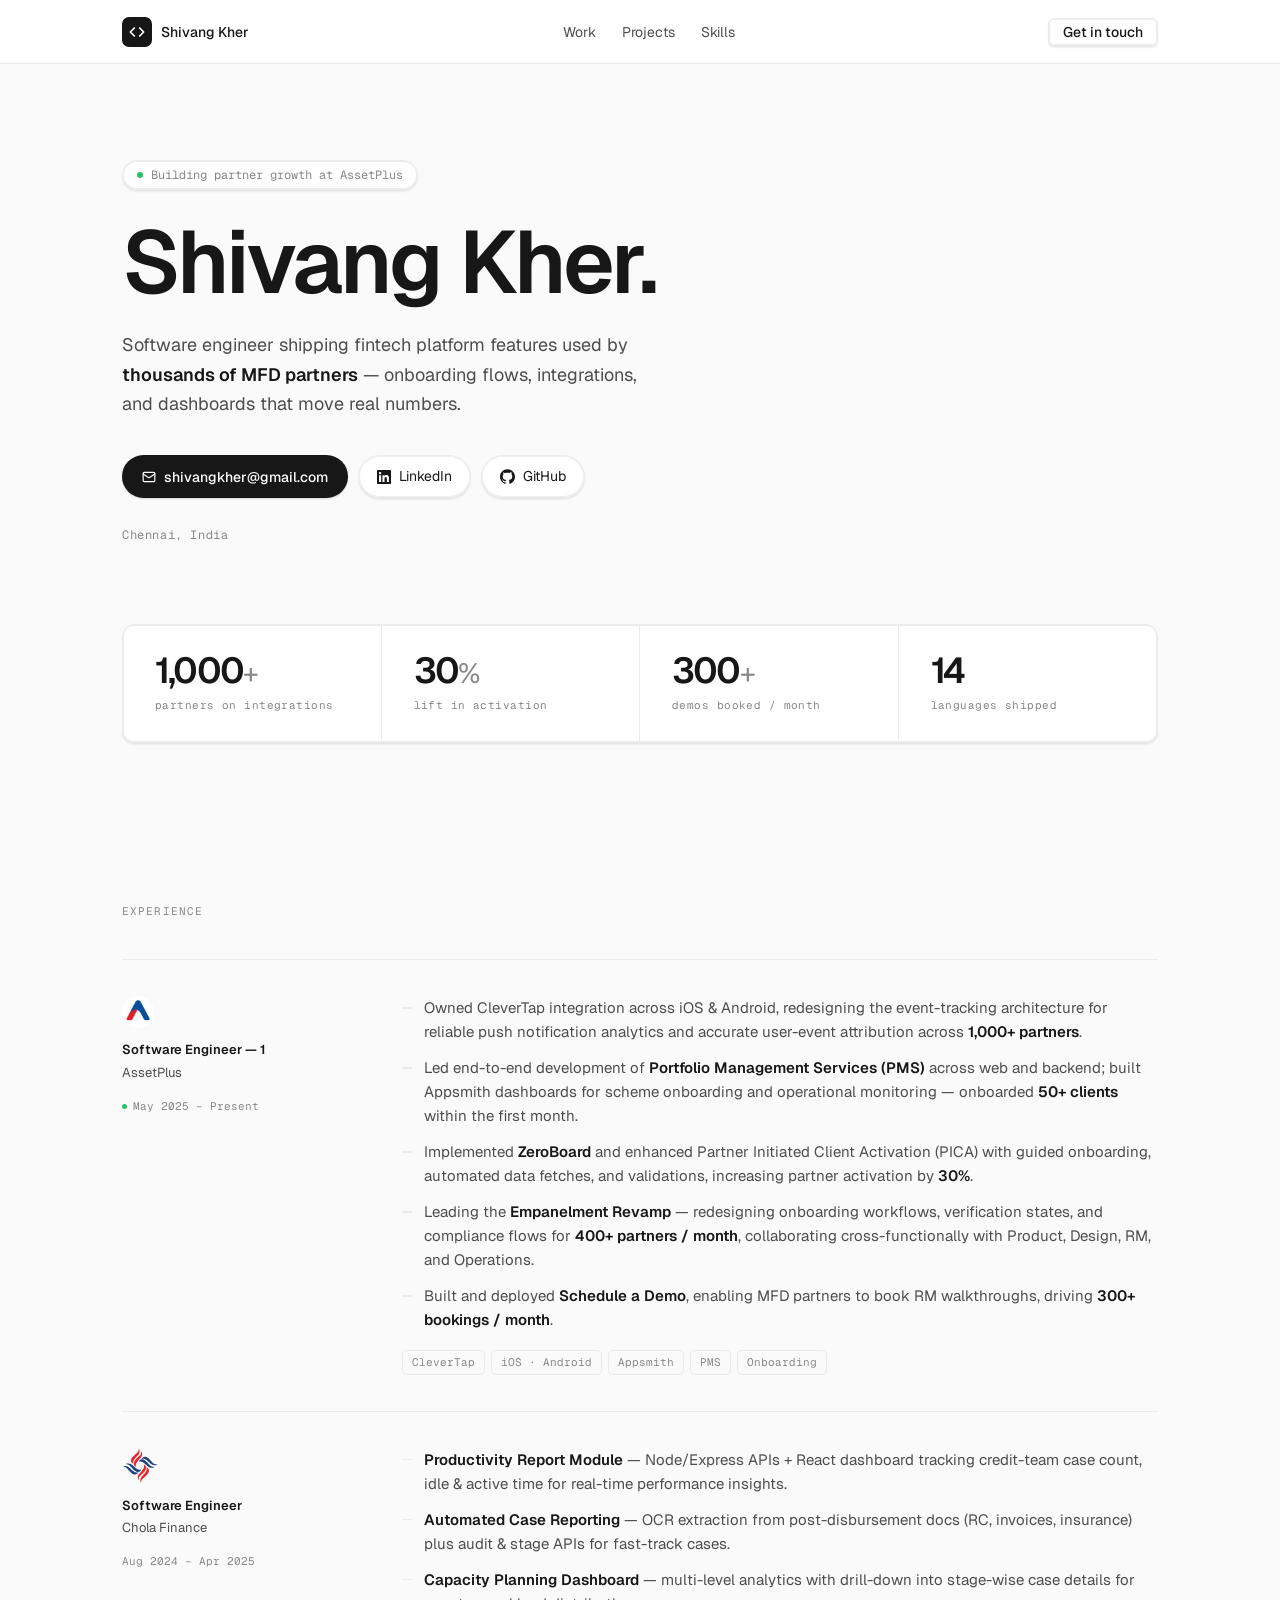
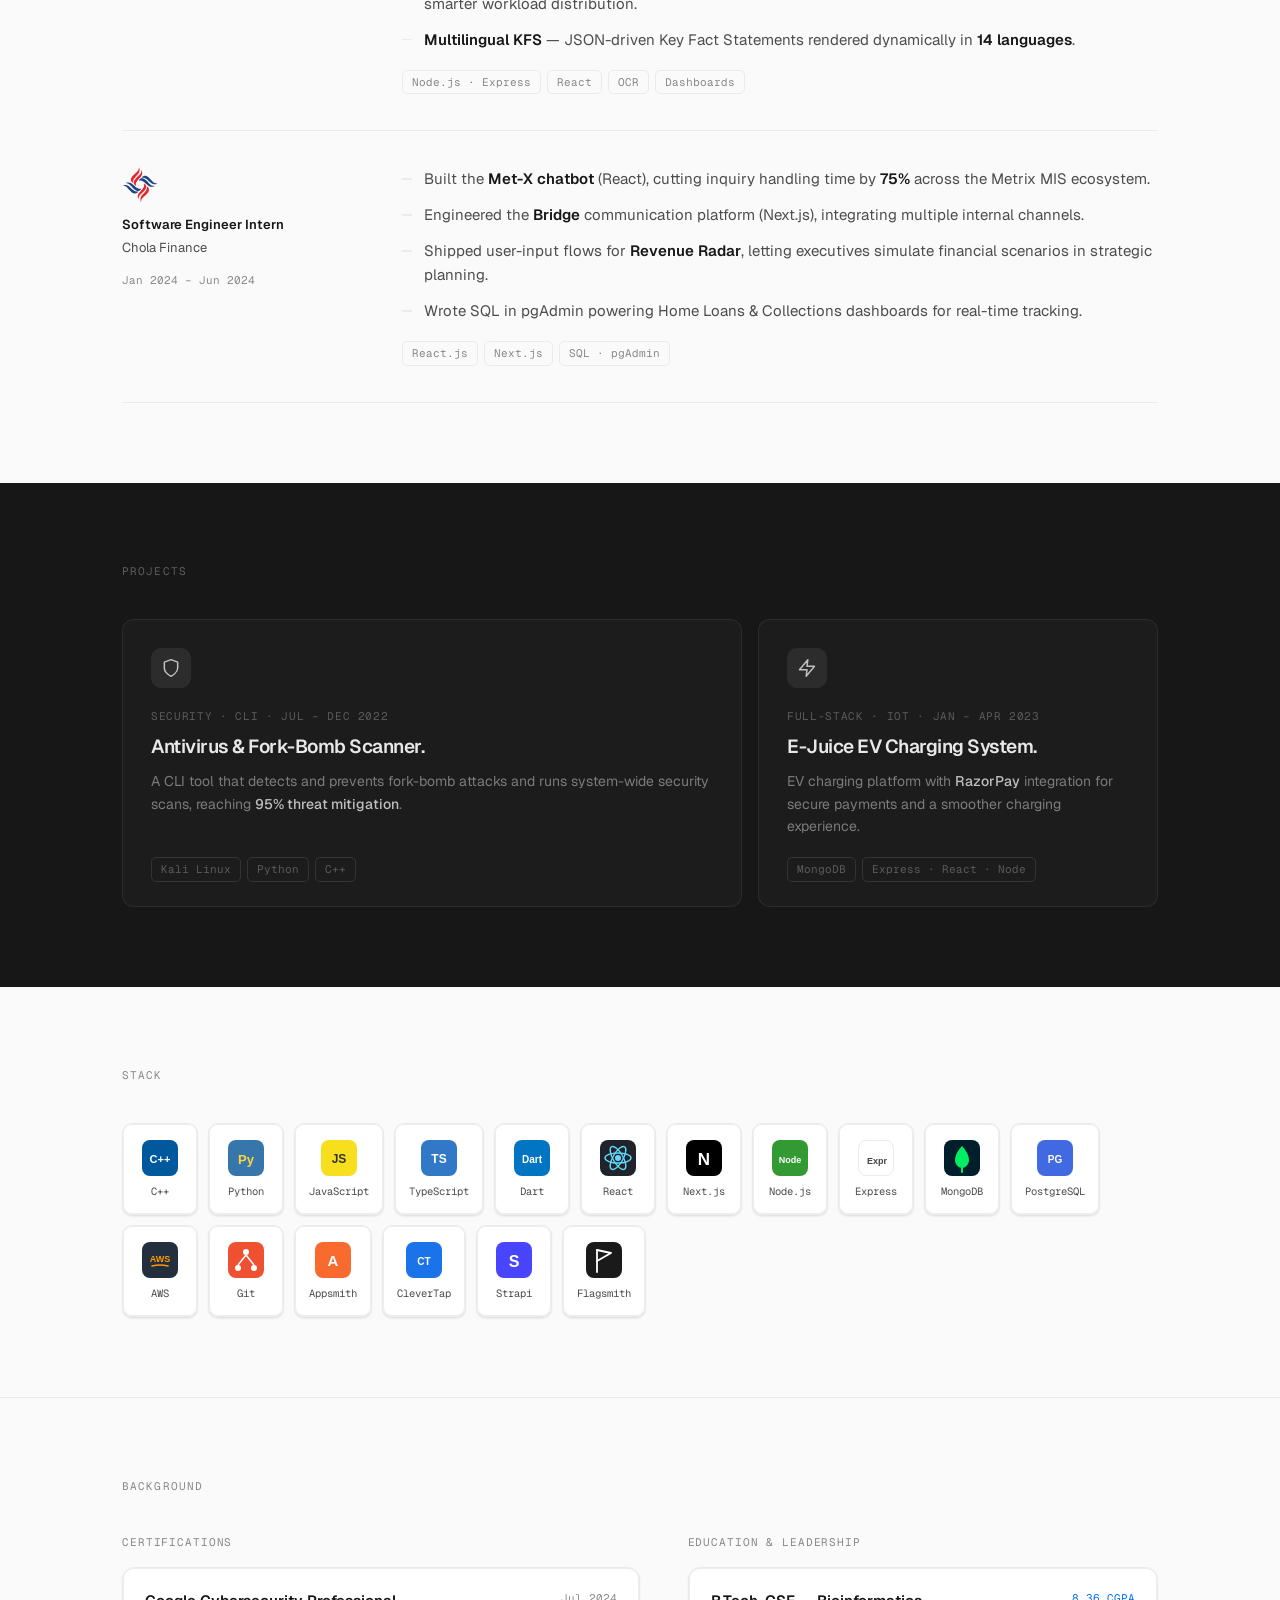
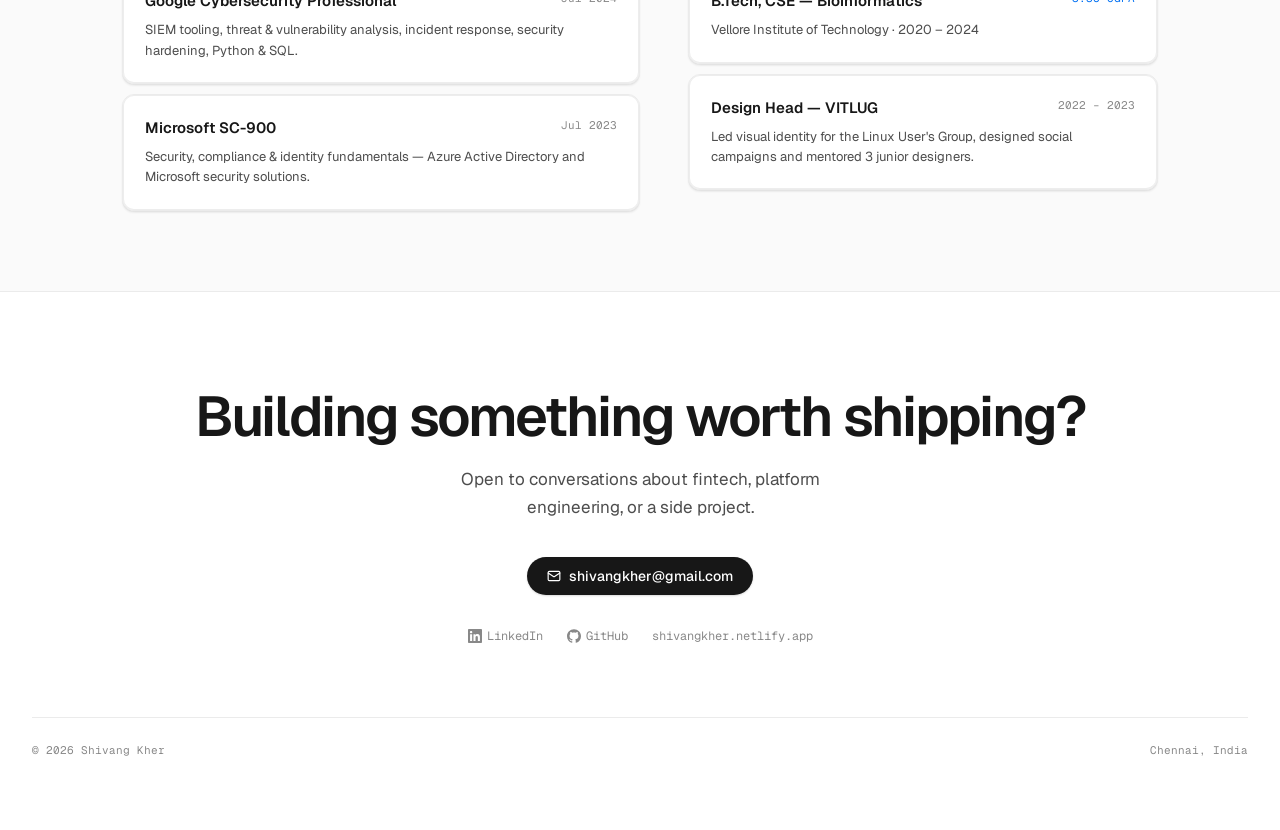
<file: index.html>
<!DOCTYPE html>
<html lang="en">
<head>
  <meta charset="utf-8">
  <meta name="viewport" content="width=device-width, initial-scale=1">
  <title>Shivang Kher — Software Engineer</title>
  <meta name="description" content="Software engineer shipping fintech platform features at AssetPlus — onboarding flows, integrations and dashboards used by thousands of MFD partners.">
  <meta property="og:title" content="Shivang Kher — Software Engineer">
  <meta property="og:description" content="Software engineer shipping fintech platform features at AssetPlus.">
  <meta property="og:type" content="website">
  <meta property="og:url" content="https://shivangkher.netlify.app">
  <link rel="icon" href="man.ico">
  <link rel="preconnect" href="https://fonts.googleapis.com">
  <link rel="preconnect" href="https://fonts.gstatic.com" crossorigin>
  <link href="https://fonts.googleapis.com/css2?family=Geist:wght@400;500;600&family=Geist+Mono:wght@400;500&display=swap" rel="stylesheet">
  <style>
    :root {
      --canvas:       #ffffff;
      --canvas-soft:  #fafafa;
      --canvas-inset: #f5f5f5;
      --ink:          #171717;
      --body:         #4d4d4d;
      --mute:         #888888;
      --hairline:     #ebebeb;
      --link:         #0070f3;
      --shadow-subtle: 0px 1px 1px rgba(0,0,0,.04), 0px 2px 2px rgba(0,0,0,.06), 0 0 0 1px rgba(0,0,0,.07) inset;
      --shadow-soft:   0px 2px 4px rgba(0,0,0,.06), 0px 8px 16px -4px rgba(0,0,0,.08), 0 0 0 1px rgba(0,0,0,.06) inset;
    }
    *, *::before, *::after { box-sizing: border-box; margin: 0; padding: 0; }
    html { scroll-behavior: smooth; }
    body {
      background: var(--canvas-soft);
      color: var(--ink);
      font-family: 'Geist', system-ui, sans-serif;
      font-size: 16px; line-height: 1.5;
      -webkit-font-smoothing: antialiased;
      overflow-x: hidden; min-height: 100dvh;
    }
    ::selection { background: rgba(0,112,243,.15); }
    ::-webkit-scrollbar { width: 6px; }
    ::-webkit-scrollbar-track { background: var(--canvas-soft); }
    ::-webkit-scrollbar-thumb { background: var(--hairline); border-radius: 3px; }

    .wrap { max-width: 1100px; margin: 0 auto; padding: 0 32px; }

    .skip-link {
      position: absolute; top: -999px; left: 8px; z-index: 999;
      background: var(--ink); color: #fff; padding: 8px 16px;
      border-radius: 0 0 6px 6px;
      font-family: 'Geist Mono', monospace; font-size: 12px;
      text-decoration: none;
    }
    .skip-link:focus { top: 0; }

    /* ── Nav ── */
    .nav {
      position: sticky; top: 0; z-index: 60;
      background: rgba(255,255,255,.88);
      backdrop-filter: blur(14px); -webkit-backdrop-filter: blur(14px);
      border-bottom: 1px solid var(--hairline); height: 64px;
    }
    .nav-inner { height: 64px; display: flex; align-items: center; justify-content: space-between; gap: 24px; }
    .nav-logo { display: flex; align-items: center; gap: 9px; text-decoration: none; color: var(--ink); flex: none; }
    .nav-logo-mark {
      display: grid; place-items: center;
      width: 30px; height: 30px; border-radius: 7px;
      background: var(--ink); color: #fff;
    }
    .nav-logo-name { font-size: 14px; font-weight: 500; color: var(--ink); }
    .nav-links { display: flex; align-items: center; gap: 2px; font-size: 14px; }
    .nav-link {
      text-decoration: none; color: var(--body);
      padding: 6px 12px; border-radius: 6px;
      transition: color .15s, background .15s;
    }
    .nav-link:hover { color: var(--ink); background: var(--canvas-inset); }
    .nav-cta {
      text-decoration: none; color: var(--ink);
      padding: 5px 14px; border-radius: 6px; height: 28px;
      display: inline-flex; align-items: center;
      border: 1px solid var(--hairline);
      font-size: 14px; font-weight: 500;
      background: var(--canvas);
      box-shadow: var(--shadow-subtle);
      transition: border-color .15s, background .15s;
    }
    .nav-cta:hover { border-color: #d1d1d1; background: var(--canvas-inset); }

    /* ── Mobile menu ── */
    #menu-btn {
      display: none; background: none;
      border: 1px solid var(--hairline); border-radius: 6px;
      padding: 6px 10px; cursor: pointer;
      color: var(--body); font-size: 16px; line-height: 1;
    }
    #mobile-menu {
      display: none; position: fixed; inset: 0; top: 64px; z-index: 50;
      background: var(--canvas); border-top: 1px solid var(--hairline);
      flex-direction: column; padding: 16px 24px; gap: 2px; font-size: 15px;
    }
    #mobile-menu a {
      text-decoration: none; color: var(--body);
      padding: 12px 4px; border-bottom: 1px solid var(--hairline);
    }
    #mobile-menu a:last-child {
      border-bottom: none; color: var(--ink); font-weight: 600;
      background: var(--canvas-inset); padding: 12px 16px;
      border-radius: 8px; text-align: center; margin-top: 8px;
    }
    #mobile-menu.open { display: flex; }

    /* ── Animations ── */
    @keyframes enterUp { from { opacity:0; transform:translateY(18px); } to { opacity:1; transform:none; } }
    @keyframes toastIn { from { opacity:0; transform:translateX(-50%) translateY(10px); } to { opacity:1; transform:translateX(-50%) translateY(0); } }
    @keyframes revealUp { from { opacity:0; transform:translateY(20px); } to { opacity:1; transform:none; } }
    [data-enter] { animation: enterUp 0.7s cubic-bezier(.2,.85,.25,1) both; }
    @supports (animation-timeline: view()) {
      [data-reveal] { animation: revealUp both; animation-timeline: view(); animation-range: entry 4% cover 28%; }
    }
    @supports not (animation-timeline: view()) {
      [data-reveal] { opacity:0; transform:translateY(20px); transition: opacity .65s ease, transform .65s ease; }
      [data-reveal].revealed { opacity:1; transform:none; }
    }

    /* ── Buttons ── */
    .btn-primary {
      display: inline-flex; align-items: center; gap: 8px;
      padding: 10px 20px; border-radius: 100px;
      border: none; background: var(--ink); color: #fff;
      font-family: 'Geist', sans-serif; font-size: 14px; font-weight: 500;
      cursor: pointer; text-decoration: none;
      transition: opacity .15s, transform .18s;
      box-shadow: 0 1px 2px rgba(0,0,0,.15);
    }
    .btn-primary:hover { opacity: .82; transform: translateY(-1px); }
    .btn-primary:active { transform: scale(.98); }
    .btn-ghost {
      display: inline-flex; align-items: center; gap: 8px;
      padding: 10px 18px; border-radius: 100px;
      border: 1px solid var(--hairline); background: var(--canvas); color: var(--ink);
      font-size: 14px; font-weight: 400; text-decoration: none;
      box-shadow: var(--shadow-subtle);
      transition: border-color .15s, background .15s, transform .18s;
    }
    .btn-ghost:hover { border-color: #c8c8c8; background: var(--canvas-inset); transform: translateY(-1px); }
    .btn-ghost:active { transform: scale(.98); }

    /* ── Status pill ── */
    .status-pill {
      display: inline-flex; align-items: center; gap: 8px;
      padding: 5px 14px; border-radius: 100px;
      border: 1px solid var(--hairline); background: var(--canvas);
      box-shadow: var(--shadow-subtle);
      font-family: 'Geist Mono', monospace; font-size: 12px; color: var(--mute);
    }
    .status-dot { width: 6px; height: 6px; border-radius: 50%; background: #22c55e; flex: none; }

    /* ── Metric strip ── */
    .metric-strip {
      display: grid; grid-template-columns: repeat(4,1fr);
      background: var(--canvas); border: 1px solid var(--hairline);
      border-radius: 12px; box-shadow: var(--shadow-subtle); overflow: hidden;
    }
    .metric-cell { padding: 28px 32px; border-right: 1px solid var(--hairline); }
    .metric-cell:last-child { border-right: none; }
    .metric-num { font-size: 36px; font-weight: 600; line-height: 1; letter-spacing: -1.8px; }
    .metric-label { font-family: 'Geist Mono', monospace; font-size: 11px; color: var(--mute); margin-top: 8px; letter-spacing: .04em; }

    /* ── Section label ── */
    .sec-label {
      font-family: 'Geist Mono', monospace;
      font-size: 11px; letter-spacing: .1em; text-transform: uppercase;
      color: var(--mute); margin-bottom: 40px;
    }

    /* ── Experience ── */
    .exp-row {
      display: grid; grid-template-columns: 240px 1fr;
      gap: 40px; padding: 36px 0; border-top: 1px solid var(--hairline);
    }
    .exp-company-logo {
      display: block; height: 32px; width: auto; max-width: 120px;
      margin-bottom: 12px; border-radius: 7px; object-fit: contain;
    }
    .exp-company-logo-svg {
      display: block; height: 36px; width: 36px;
      margin-bottom: 12px;
    }
    .exp-role { font-size: 13px; font-weight: 600; color: var(--ink); margin-bottom: 3px; }
    .exp-company { font-size: 13px; color: var(--body); margin-bottom: 10px; }
    .exp-date { display: inline-flex; align-items: center; gap: 6px; font-family: 'Geist Mono', monospace; font-size: 11px; color: var(--mute); }
    .exp-active-dot { width: 5px; height: 5px; border-radius: 50%; background: #22c55e; flex: none; }
    .exp-bullets { list-style: none; display: flex; flex-direction: column; gap: 12px; }
    .exp-bullets li { display: flex; gap: 12px; font-size: 15px; color: var(--body); line-height: 1.6; }
    .exp-bullets li::before {
      content: ''; display: inline-block; margin-top: 11px;
      width: 10px; height: 1.5px; background: var(--hairline); flex: none;
    }
    .exp-bullets strong { color: var(--ink); font-weight: 600; }
    .exp-chips { display: flex; flex-wrap: wrap; gap: 6px; margin-top: 18px; }
    .chip {
      font-family: 'Geist Mono', monospace; font-size: 11px; color: var(--mute);
      padding: 3px 9px; border: 1px solid var(--hairline); border-radius: 5px;
      transition: border-color .15s, color .15s; cursor: default;
    }
    .chip:hover { border-color: #c8c8c8; color: var(--ink); }

    /* ── Projects dark band ── */
    .proj-band { background: var(--ink); padding: 80px 0; }
    .proj-band .sec-label { color: rgba(255,255,255,.3); }
    .proj-grid { display: grid; grid-template-columns: 1.55fr 1fr; gap: 16px; }
    .proj-card {
      padding: 28px 28px 24px;
      background: #1c1c1c; border: 1px solid rgba(255,255,255,.07);
      border-radius: 12px; display: flex; flex-direction: column;
      transition: border-color .2s, transform .2s;
    }
    .proj-card:hover { border-color: rgba(255,255,255,.18); transform: translateY(-2px); }
    .proj-icon-wrap {
      display: grid; place-items: center;
      width: 40px; height: 40px; border-radius: 10px;
      background: rgba(255,255,255,.07);
      margin-bottom: 20px; flex: none;
    }
    .proj-eyebrow { font-family: 'Geist Mono', monospace; font-size: 11px; color: rgba(255,255,255,.28); letter-spacing: .06em; text-transform: uppercase; margin-bottom: 10px; }
    .proj-title { font-size: 19px; font-weight: 600; letter-spacing: -0.5px; color: rgba(255,255,255,.9); line-height: 1.25; margin-bottom: 12px; }
    .proj-desc { font-size: 14px; line-height: 1.6; color: rgba(255,255,255,.42); flex: 1; margin-bottom: 20px; }
    .proj-desc strong { color: rgba(255,255,255,.72); font-weight: 500; }
    .proj-chips { display: flex; flex-wrap: wrap; gap: 6px; }
    .proj-chip { font-family: 'Geist Mono', monospace; font-size: 11px; color: rgba(255,255,255,.28); padding: 3px 9px; border: 1px solid rgba(255,255,255,.1); border-radius: 5px; }

    /* ── Skills icon grid ── */
    .tech-grid { display: flex; flex-wrap: wrap; gap: 10px; }
    .tech-card {
      display: flex; flex-direction: column; align-items: center; gap: 8px;
      padding: 16px 14px 14px;
      background: var(--canvas); border: 1px solid var(--hairline);
      border-radius: 10px; min-width: 76px; flex: none;
      box-shadow: var(--shadow-subtle);
      transition: box-shadow .2s, transform .2s;
    }
    .tech-card:hover { box-shadow: var(--shadow-soft); transform: translateY(-2px); }
    .tech-icon { width: 36px; height: 36px; border-radius: 8px; display: grid; place-items: center; flex: none; }
    .tech-name {
      font-family: 'Geist Mono', monospace; font-size: 10.5px;
      color: var(--body); text-align: center; white-space: nowrap;
    }

    /* ── Credential cards ── */
    .cred-card {
      padding: 22px; background: var(--canvas);
      border: 1px solid var(--hairline); border-radius: 12px;
      box-shadow: var(--shadow-subtle); transition: box-shadow .2s;
    }
    .cred-card:hover { box-shadow: var(--shadow-soft); }
    .cred-head { display: flex; align-items: flex-start; justify-content: space-between; gap: 12px; margin-bottom: 8px; }
    .cred-title { font-size: 15px; font-weight: 600; color: var(--ink); }
    .cred-date { font-family: 'Geist Mono', monospace; font-size: 11px; color: var(--mute); flex: none; }
    .cred-body { font-size: 13px; color: var(--body); line-height: 1.55; }

    /* ── Contact ── */
    .contact-section { border-top: 1px solid var(--hairline); background: var(--canvas); padding: 96px 32px 72px; text-align: center; }
    .contact-headline { font-size: clamp(36px,6vw,56px); font-weight: 600; letter-spacing: -2px; line-height: 1.05; color: var(--ink); margin-bottom: 20px; text-wrap: balance; }
    .contact-sub { font-size: 17px; color: var(--body); line-height: 1.6; max-width: 420px; margin: 0 auto 36px; }

    /* ── Toast ── */
    #toast {
      display: none; position: fixed; bottom: 28px; left: 50%;
      transform: translateX(-50%); z-index: 200;
      align-items: center; gap: 8px; padding: 10px 20px;
      border-radius: 100px; background: var(--ink); color: #fff;
      font-family: 'Geist Mono', monospace; font-size: 12px; font-weight: 500;
      box-shadow: 0 8px 32px rgba(0,0,0,.2); white-space: nowrap;
    }
    #toast.show { display: flex; animation: toastIn .25s ease both; }

    /* ── Footer social links ── */
    .footer-link {
      display: inline-flex; align-items: center; gap: 5px;
      color: var(--mute); text-decoration: none;
      font-family: 'Geist Mono', monospace; font-size: 12px;
      transition: color .15s;
    }
    .footer-link:hover { color: var(--ink); }

    /* ── Responsive ── */
    @media (max-width: 820px) {
      .desktop-nav { display: none !important; }
      #menu-btn    { display: block !important; }
      .metric-strip { grid-template-columns: 1fr 1fr !important; }
      .metric-cell  { border-right: none !important; border-bottom: 1px solid var(--hairline) !important; padding: 22px !important; }
      .metric-cell:nth-child(odd)  { border-right: 1px solid var(--hairline) !important; }
      .metric-cell:nth-last-child(-n+2) { border-bottom: none !important; }
      .exp-row   { grid-template-columns: 1fr !important; gap: 16px !important; }
      .proj-grid { grid-template-columns: 1fr !important; }
      .two-col   { grid-template-columns: 1fr !important; }
    }
    @media (max-width: 480px) {
      .wrap { padding: 0 20px; }
      .contact-section { padding: 72px 20px 48px; }
    }
  </style>
  <!-- Netlify Identity (needed for Decap CMS redirect) -->
  <script>
    if (typeof window.netlifyIdentity !== 'undefined') {
      window.netlifyIdentity.on('init', function(u) {
        if (!u) { window.netlifyIdentity.on('login', function() { document.location.href = '/admin/'; }); }
      });
    }
  </script>
</head>
<body>

  <a href="#main-content" class="skip-link">Skip to content</a>

  <!-- NAV -->
  <nav class="nav" aria-label="Site navigation">
    <div class="wrap nav-inner">
      <a href="#top" class="nav-logo" aria-label="Shivang Kher — home">
        <span class="nav-logo-mark">
          <!-- code brackets icon -->
          <svg width="16" height="16" viewBox="0 0 24 24" fill="none" stroke="currentColor" stroke-width="2.5" stroke-linecap="round" stroke-linejoin="round" aria-hidden="true">
            <polyline points="16 18 22 12 16 6"/>
            <polyline points="8 6 2 12 8 18"/>
          </svg>
        </span>
        <span class="nav-logo-name">Shivang Kher</span>
      </a>
      <div class="nav-links desktop-nav">
        <a href="#work"     class="nav-link">Work</a>
        <a href="#projects" class="nav-link">Projects</a>
        <a href="#skills"   class="nav-link">Skills</a>
      </div>
      <a href="#contact" class="nav-cta desktop-nav">Get in touch</a>
      <button id="menu-btn" type="button" aria-label="Toggle navigation" aria-expanded="false" aria-controls="mobile-menu">&#9776;</button>
    </div>
  </nav>

  <!-- MOBILE MENU -->
  <div id="mobile-menu" role="dialog" aria-label="Navigation menu">
    <a href="#work"     onclick="closeMenu()">Work</a>
    <a href="#projects" onclick="closeMenu()">Projects</a>
    <a href="#skills"   onclick="closeMenu()">Skills</a>
    <a href="#contact"  onclick="closeMenu()">Get in touch</a>
  </div>

  <main id="main-content">

    <!-- HERO -->
    <header id="top" style="padding:96px 0 80px;scroll-margin-top:64px;">
      <div class="wrap">

        <div data-enter style="animation-delay:.04s;margin-bottom:28px;">
          <span class="status-pill">
            <span class="status-dot"></span>
            <span id="status-pill-text">Building partner growth at AssetPlus</span>
          </span>
        </div>

        <h1 data-enter style="animation-delay:.1s;font-size:clamp(48px,8vw,88px);font-weight:600;letter-spacing:-3px;line-height:1;color:var(--ink);margin-bottom:24px;">
          Shivang Kher.
        </h1>

        <p data-enter id="hero-intro" style="animation-delay:.17s;font-size:18px;line-height:1.65;color:var(--body);max-width:520px;margin-bottom:36px;">
          Software engineer shipping fintech platform features used by <strong style="color:var(--ink);font-weight:600;">thousands of MFD partners</strong> — onboarding flows, integrations, and dashboards that move real numbers.
        </p>

        <div data-enter style="animation-delay:.24s;display:flex;flex-wrap:wrap;gap:10px;margin-bottom:28px;">
          <button type="button" onclick="copyEmail()" class="btn-primary" aria-label="Copy email address">
            <!-- mail icon -->
            <svg width="14" height="14" viewBox="0 0 24 24" fill="none" stroke="currentColor" stroke-width="2" stroke-linecap="round" stroke-linejoin="round" aria-hidden="true"><rect x="2" y="4" width="20" height="16" rx="2"/><path d="m22 7-8.97 5.7a1.94 1.94 0 0 1-2.06 0L2 7"/></svg>
            <span class="btn-email-text" id="hero-email-text">shivangkher@gmail.com</span>
          </button>
          <a href="https://linkedin.com/in/shivang-kher-746761218" data-link="linkedin" target="_blank" rel="noopener noreferrer" class="btn-ghost" aria-label="LinkedIn (opens in new tab)">
            <!-- LinkedIn icon -->
            <svg width="14" height="14" viewBox="0 0 24 24" fill="currentColor" aria-hidden="true"><path d="M20.447 20.452h-3.554v-5.569c0-1.328-.027-3.037-1.852-3.037-1.853 0-2.136 1.445-2.136 2.939v5.667H9.351V9h3.414v1.561h.046c.477-.9 1.637-1.85 3.37-1.85 3.601 0 4.267 2.37 4.267 5.455v6.286zM5.337 7.433c-1.144 0-2.063-.926-2.063-2.065 0-1.138.92-2.063 2.063-2.063 1.14 0 2.064.925 2.064 2.063 0 1.139-.925 2.065-2.064 2.065zm1.782 13.019H3.555V9h3.564v11.452zM22.225 0H1.771C.792 0 0 .774 0 1.729v20.542C0 23.227.792 24 1.771 24h20.451C23.2 24 24 23.227 24 22.271V1.729C24 .774 23.2 0 22.222 0h.003z"/></svg>
            LinkedIn
          </a>
          <a href="https://github.com/Shivang-Kher" data-link="github" target="_blank" rel="noopener noreferrer" class="btn-ghost" aria-label="GitHub (opens in new tab)">
            <!-- GitHub icon -->
            <svg width="15" height="15" viewBox="0 0 24 24" fill="currentColor" aria-hidden="true"><path d="M12 .297c-6.63 0-12 5.373-12 12 0 5.303 3.438 9.8 8.205 11.385.6.113.82-.258.82-.577 0-.285-.01-1.04-.015-2.04-3.338.724-4.042-1.61-4.042-1.61C4.422 18.07 3.633 17.7 3.633 17.7c-1.087-.744.084-.729.084-.729 1.205.084 1.838 1.236 1.838 1.236 1.07 1.835 2.809 1.305 3.495.998.108-.776.417-1.305.76-1.605-2.665-.3-5.466-1.332-5.466-5.93 0-1.31.465-2.38 1.235-3.22-.135-.303-.54-1.523.105-3.176 0 0 1.005-.322 3.3 1.23.96-.267 1.98-.399 3-.405 1.02.006 2.04.138 3 .405 2.28-1.552 3.285-1.23 3.285-1.23.645 1.653.24 2.873.12 3.176.765.84 1.23 1.91 1.23 3.22 0 4.61-2.805 5.625-5.475 5.92.42.36.81 1.096.81 2.22 0 1.606-.015 2.896-.015 3.286 0 .315.21.69.825.57C20.565 22.092 24 17.592 24 12.297c0-6.627-5.373-12-12-12"/></svg>
            GitHub
          </a>
        </div>

        <p data-enter style="animation-delay:.3s;font-family:'Geist Mono',monospace;font-size:12px;color:var(--mute);letter-spacing:.05em;">Chennai, India</p>
      </div>
    </header>

    <!-- METRIC STRIP -->
    <section aria-label="Key metrics" style="padding:0 0 80px;">
      <div class="wrap">
        <div class="metric-strip" id="metrics-strip" data-enter style="animation-delay:.36s;">
          <div class="metric-cell">
            <div class="metric-num">1,000<span style="color:var(--mute);font-size:28px;font-weight:400;">+</span></div>
            <div class="metric-label">partners on integrations</div>
          </div>
          <div class="metric-cell">
            <div class="metric-num">30<span style="color:var(--mute);font-size:28px;font-weight:400;">%</span></div>
            <div class="metric-label">lift in activation</div>
          </div>
          <div class="metric-cell">
            <div class="metric-num">300<span style="color:var(--mute);font-size:28px;font-weight:400;">+</span></div>
            <div class="metric-label">demos booked / month</div>
          </div>
          <div class="metric-cell">
            <div class="metric-num">14</div>
            <div class="metric-label">languages shipped</div>
          </div>
        </div>
      </div>
    </section>

    <!-- EXPERIENCE -->
    <section id="work" data-reveal style="padding:80px 0;scroll-margin-top:64px;">
      <div class="wrap">
        <p class="sec-label">Experience</p>

        <div id="exp-container">
        <!-- AssetPlus -->
        <div class="exp-row">
          <div class="exp-meta">
            <img class="exp-company-logo" src="[data-uri]" alt="AssetPlus logo" width="40" height="40" style="border-radius:8px;">
            <p class="exp-role">Software Engineer — 1</p>
            <p class="exp-company">AssetPlus</p>
            <span class="exp-date"><span class="exp-active-dot"></span>May 2025 – Present</span>
          </div>
          <div>
            <ul class="exp-bullets">
              <li><span>Owned CleverTap integration across iOS &amp; Android, redesigning the event-tracking architecture for reliable push notification analytics and accurate user-event attribution across <strong>1,000+ partners</strong>.</span></li>
              <li><span>Led end-to-end development of <strong>Portfolio Management Services (PMS)</strong> across web and backend; built Appsmith dashboards for scheme onboarding and operational monitoring — onboarded <strong>50+ clients</strong> within the first month.</span></li>
              <li><span>Implemented <strong>ZeroBoard</strong> and enhanced Partner Initiated Client Activation (PICA) with guided onboarding, automated data fetches, and validations, increasing partner activation by <strong>30%</strong>.</span></li>
              <li><span>Leading the <strong>Empanelment Revamp</strong> — redesigning onboarding workflows, verification states, and compliance flows for <strong>400+ partners / month</strong>, collaborating cross-functionally with Product, Design, RM, and Operations.</span></li>
              <li><span>Built and deployed <strong>Schedule a Demo</strong>, enabling MFD partners to book RM walkthroughs, driving <strong>300+ bookings / month</strong>.</span></li>
            </ul>
            <div class="exp-chips">
              <span class="chip">CleverTap</span><span class="chip">iOS · Android</span>
              <span class="chip">Appsmith</span><span class="chip">PMS</span><span class="chip">Onboarding</span>
            </div>
          </div>
        </div>

        <!-- Chola full-time -->
        <div class="exp-row">
          <div class="exp-meta">
            <svg class="exp-company-logo-svg" viewBox="0 0 44 44" xmlns="http://www.w3.org/2000/svg" fill-rule="nonzero" aria-label="Cholamandalam logo">
              <path d="M17.4,23 C15.5,22.2 14.1,21.2 14.4,18.5 C14.8,14.9 20.5,10.8 22.3,8.7 C23.6,7.3 23.9,3.7 23.9,3.7 C23.9,3.7 25.8,7.6 23.6,10.9 C22.7,12.2 18.2,16.6 17.2,19.4 C16.8,20.5 16.6,21.8 17.4,23" fill="#E7262B"/>
              <path d="M14.1,19.6 C12.2,18.8 10.7,17.5 11,14.8 C11.5,11.2 17.2,7.2 19.1,5.2 C20.4,3.8 20.8,0.3 20.8,0.3 C20.8,0.3 22.6,4.3 20.4,7.5 C19.5,8.8 14.9,13.1 13.9,15.9 C13.5,16.9 13.2,18.2 14.1,19.6" fill="#E7262B"/>
              <path d="M26.6,20.1 C28.5,20.9 29.9,21.9 29.6,24.6 C29.2,28.2 23.5,32.3 21.7,34.4 C20.4,35.8 20.1,39.4 20.1,39.4 C20.1,39.4 18.2,35.5 20.4,32.2 C21.3,30.9 25.8,26.5 26.8,23.7 C27.2,22.6 27.4,21.3 26.6,20.1" fill="#E7262B"/>
              <path d="M29.9,23.5 C31.8,24.3 33.3,25.6 33,28.3 C32.5,31.9 26.8,35.9 24.9,37.9 C23.6,39.3 23.2,42.8 23.2,42.8 C23.2,42.8 21.4,38.8 23.6,35.6 C24.5,34.3 29.1,30 30.1,27.2 C30.5,26.2 30.8,24.9 29.9,23.5" fill="#E7262B"/>
              <path d="M23.5,26.2 C22.7,28.1 21.7,29.5 19,29.2 C15.4,28.8 11.3,23.1 9.2,21.3 C7.8,20 4.2,19.7 4.2,19.7 C4.2,19.7 8.1,17.8 11.4,20 C12.7,20.9 17.1,25.4 19.9,26.4 C20.9,26.7 22.3,26.9 23.5,26.2" fill="#1D4481"/>
              <path d="M20.1,29.4 C19.3,31.3 18,32.8 15.3,32.5 C11.7,32 7.7,26.3 5.7,24.4 C4.3,23.1 0.8,22.7 0.8,22.7 C0.8,22.7 4.8,20.9 8,23.1 C9.3,24 13.6,28.6 16.4,29.6 C17.3,30.1 18.7,30.3 20.1,29.4" fill="#1D4481"/>
              <path d="M20.5,16.9 C21.3,15 22.3,13.6 25,13.9 C28.6,14.3 32.7,20 34.8,21.8 C36.2,23.1 39.8,23.4 39.8,23.4 C39.8,23.4 35.9,25.3 32.6,23.1 C31.3,22.2 26.9,17.7 24.1,16.7 C23.1,16.4 21.7,16.2 20.5,16.9" fill="#1D4481"/>
              <path d="M23.9,13.7 C24.7,11.8 26,10.3 28.7,10.6 C32.3,11.1 36.3,16.8 38.3,18.7 C39.7,20 43.2,20.4 43.2,20.4 C43.2,20.4 39.2,22.2 36,20 C34.7,19.1 30.4,14.5 27.6,13.5 C26.7,13 25.3,12.8 23.9,13.7" fill="#1D4481"/>
            </svg>
            <p class="exp-role">Software Engineer</p>
            <p class="exp-company">Chola Finance</p>
            <span class="exp-date">Aug 2024 – Apr 2025</span>
          </div>
          <div>
            <ul class="exp-bullets">
              <li><span><strong>Productivity Report Module</strong> — Node/Express APIs + React dashboard tracking credit-team case count, idle &amp; active time for real-time performance insights.</span></li>
              <li><span><strong>Automated Case Reporting</strong> — OCR extraction from post-disbursement docs (RC, invoices, insurance) plus audit &amp; stage APIs for fast-track cases.</span></li>
              <li><span><strong>Capacity Planning Dashboard</strong> — multi-level analytics with drill-down into stage-wise case details for smarter workload distribution.</span></li>
              <li><span><strong>Multilingual KFS</strong> — JSON-driven Key Fact Statements rendered dynamically in <strong>14 languages</strong>.</span></li>
            </ul>
            <div class="exp-chips">
              <span class="chip">Node.js · Express</span><span class="chip">React</span>
              <span class="chip">OCR</span><span class="chip">Dashboards</span>
            </div>
          </div>
        </div>

        <!-- Chola intern -->
        <div class="exp-row" style="border-bottom:1px solid var(--hairline);">
          <div class="exp-meta">
            <svg class="exp-company-logo-svg" viewBox="0 0 44 44" xmlns="http://www.w3.org/2000/svg" fill-rule="nonzero" aria-label="Cholamandalam logo">
              <path d="M17.4,23 C15.5,22.2 14.1,21.2 14.4,18.5 C14.8,14.9 20.5,10.8 22.3,8.7 C23.6,7.3 23.9,3.7 23.9,3.7 C23.9,3.7 25.8,7.6 23.6,10.9 C22.7,12.2 18.2,16.6 17.2,19.4 C16.8,20.5 16.6,21.8 17.4,23" fill="#E7262B"/>
              <path d="M14.1,19.6 C12.2,18.8 10.7,17.5 11,14.8 C11.5,11.2 17.2,7.2 19.1,5.2 C20.4,3.8 20.8,0.3 20.8,0.3 C20.8,0.3 22.6,4.3 20.4,7.5 C19.5,8.8 14.9,13.1 13.9,15.9 C13.5,16.9 13.2,18.2 14.1,19.6" fill="#E7262B"/>
              <path d="M26.6,20.1 C28.5,20.9 29.9,21.9 29.6,24.6 C29.2,28.2 23.5,32.3 21.7,34.4 C20.4,35.8 20.1,39.4 20.1,39.4 C20.1,39.4 18.2,35.5 20.4,32.2 C21.3,30.9 25.8,26.5 26.8,23.7 C27.2,22.6 27.4,21.3 26.6,20.1" fill="#E7262B"/>
              <path d="M29.9,23.5 C31.8,24.3 33.3,25.6 33,28.3 C32.5,31.9 26.8,35.9 24.9,37.9 C23.6,39.3 23.2,42.8 23.2,42.8 C23.2,42.8 21.4,38.8 23.6,35.6 C24.5,34.3 29.1,30 30.1,27.2 C30.5,26.2 30.8,24.9 29.9,23.5" fill="#E7262B"/>
              <path d="M23.5,26.2 C22.7,28.1 21.7,29.5 19,29.2 C15.4,28.8 11.3,23.1 9.2,21.3 C7.8,20 4.2,19.7 4.2,19.7 C4.2,19.7 8.1,17.8 11.4,20 C12.7,20.9 17.1,25.4 19.9,26.4 C20.9,26.7 22.3,26.9 23.5,26.2" fill="#1D4481"/>
              <path d="M20.1,29.4 C19.3,31.3 18,32.8 15.3,32.5 C11.7,32 7.7,26.3 5.7,24.4 C4.3,23.1 0.8,22.7 0.8,22.7 C0.8,22.7 4.8,20.9 8,23.1 C9.3,24 13.6,28.6 16.4,29.6 C17.3,30.1 18.7,30.3 20.1,29.4" fill="#1D4481"/>
              <path d="M20.5,16.9 C21.3,15 22.3,13.6 25,13.9 C28.6,14.3 32.7,20 34.8,21.8 C36.2,23.1 39.8,23.4 39.8,23.4 C39.8,23.4 35.9,25.3 32.6,23.1 C31.3,22.2 26.9,17.7 24.1,16.7 C23.1,16.4 21.7,16.2 20.5,16.9" fill="#1D4481"/>
              <path d="M23.9,13.7 C24.7,11.8 26,10.3 28.7,10.6 C32.3,11.1 36.3,16.8 38.3,18.7 C39.7,20 43.2,20.4 43.2,20.4 C43.2,20.4 39.2,22.2 36,20 C34.7,19.1 30.4,14.5 27.6,13.5 C26.7,13 25.3,12.8 23.9,13.7" fill="#1D4481"/>
            </svg>
            <p class="exp-role">Software Engineer Intern</p>
            <p class="exp-company">Chola Finance</p>
            <span class="exp-date">Jan 2024 – Jun 2024</span>
          </div>
          <div>
            <ul class="exp-bullets">
              <li><span>Built the <strong>Met-X chatbot</strong> (React), cutting inquiry handling time by <strong>75%</strong> across the Metrix MIS ecosystem.</span></li>
              <li><span>Engineered the <strong>Bridge</strong> communication platform (Next.js), integrating multiple internal channels.</span></li>
              <li><span>Shipped user-input flows for <strong>Revenue Radar</strong>, letting executives simulate financial scenarios in strategic planning.</span></li>
              <li><span>Wrote SQL in pgAdmin powering Home Loans &amp; Collections dashboards for real-time tracking.</span></li>
            </ul>
            <div class="exp-chips">
              <span class="chip">React.js</span><span class="chip">Next.js</span><span class="chip">SQL · pgAdmin</span>
            </div>
          </div>
        </div>

        </div><!-- /#exp-container -->
      </div>
    </section>

    <!-- PROJECTS (dark band) -->
    <section id="projects" class="proj-band" data-reveal style="scroll-margin-top:64px;">
      <div class="wrap">
        <p class="sec-label">Projects</p>
        <div class="proj-grid" id="proj-grid">

          <article class="proj-card">
            <div class="proj-icon-wrap" aria-hidden="true">
              <!-- shield icon -->
              <svg width="20" height="20" viewBox="0 0 24 24" fill="none" stroke="rgba(255,255,255,.7)" stroke-width="1.8" stroke-linecap="round" stroke-linejoin="round"><path d="M12 22s8-4 8-10V5l-8-3-8 3v7c0 6 8 10 8 10z"/></svg>
            </div>
            <p class="proj-eyebrow">Security · CLI · Jul – Dec 2022</p>
            <h3 class="proj-title">Antivirus &amp; Fork-Bomb Scanner.</h3>
            <p class="proj-desc">A CLI tool that detects and prevents fork-bomb attacks and runs system-wide security scans, reaching <strong>95% threat mitigation</strong>.</p>
            <div class="proj-chips">
              <span class="proj-chip">Kali Linux</span>
              <span class="proj-chip">Python</span>
              <span class="proj-chip">C++</span>
            </div>
          </article>

          <article class="proj-card">
            <div class="proj-icon-wrap" aria-hidden="true">
              <!-- bolt/lightning icon -->
              <svg width="20" height="20" viewBox="0 0 24 24" fill="none" stroke="rgba(255,255,255,.7)" stroke-width="1.8" stroke-linecap="round" stroke-linejoin="round"><polygon points="13 2 3 14 12 14 11 22 21 10 12 10 13 2"/></svg>
            </div>
            <p class="proj-eyebrow">Full-stack · IoT · Jan – Apr 2023</p>
            <h3 class="proj-title">E-Juice EV Charging System.</h3>
            <p class="proj-desc">EV charging platform with <strong>RazorPay</strong> integration for secure payments and a smoother charging experience.</p>
            <div class="proj-chips">
              <span class="proj-chip">MongoDB</span>
              <span class="proj-chip">Express · React · Node</span>
            </div>
          </article>

        </div>
      </div>
    </section>

    <!-- SKILLS — icon grid -->
    <section id="skills" data-reveal style="padding:80px 0;scroll-margin-top:64px;">
      <div class="wrap">
        <p class="sec-label">Stack</p>
        <div class="tech-grid">

          <!-- C++ -->
          <div class="tech-card">
            <div class="tech-icon" style="background:#00599C;">
              <svg viewBox="0 0 36 36" width="36" height="36"><text x="50%" y="56%" font-family="Arial,sans-serif" font-size="11" font-weight="bold" fill="white" text-anchor="middle" dominant-baseline="middle">C++</text></svg>
            </div>
            <span class="tech-name">C++</span>
          </div>

          <!-- Python -->
          <div class="tech-card">
            <div class="tech-icon" style="background:#3776AB;">
              <svg viewBox="0 0 36 36" width="36" height="36"><text x="50%" y="56%" font-family="Arial Black,Arial,sans-serif" font-size="13" font-weight="900" fill="#FFD43B" text-anchor="middle" dominant-baseline="middle">Py</text></svg>
            </div>
            <span class="tech-name">Python</span>
          </div>

          <!-- JavaScript -->
          <div class="tech-card">
            <div class="tech-icon" style="background:#F7DF1E;border-radius:8px;">
              <svg viewBox="0 0 36 36" width="36" height="36"><text x="50%" y="56%" font-family="Arial Black,Arial,sans-serif" font-size="12" font-weight="900" fill="#323330" text-anchor="middle" dominant-baseline="middle">JS</text></svg>
            </div>
            <span class="tech-name">JavaScript</span>
          </div>

          <!-- TypeScript -->
          <div class="tech-card">
            <div class="tech-icon" style="background:#3178C6;">
              <svg viewBox="0 0 36 36" width="36" height="36"><text x="50%" y="56%" font-family="Arial Black,Arial,sans-serif" font-size="12" font-weight="900" fill="white" text-anchor="middle" dominant-baseline="middle">TS</text></svg>
            </div>
            <span class="tech-name">TypeScript</span>
          </div>

          <!-- Dart -->
          <div class="tech-card">
            <div class="tech-icon" style="background:#0175C2;">
              <svg viewBox="0 0 36 36" width="36" height="36"><text x="50%" y="56%" font-family="Arial,sans-serif" font-size="10" font-weight="bold" fill="white" text-anchor="middle" dominant-baseline="middle">Dart</text></svg>
            </div>
            <span class="tech-name">Dart</span>
          </div>

          <!-- React -->
          <div class="tech-card">
            <div class="tech-icon" style="background:#20232A;">
              <svg viewBox="0 0 36 36" width="36" height="36" fill="none">
                <circle cx="18" cy="18" r="3" fill="#61DAFB"/>
                <ellipse cx="18" cy="18" rx="13" ry="5" stroke="#61DAFB" stroke-width="1.4"/>
                <ellipse cx="18" cy="18" rx="13" ry="5" stroke="#61DAFB" stroke-width="1.4" transform="rotate(60 18 18)"/>
                <ellipse cx="18" cy="18" rx="13" ry="5" stroke="#61DAFB" stroke-width="1.4" transform="rotate(120 18 18)"/>
              </svg>
            </div>
            <span class="tech-name">React</span>
          </div>

          <!-- Next.js -->
          <div class="tech-card">
            <div class="tech-icon" style="background:#000000;">
              <svg viewBox="0 0 36 36" width="36" height="36"><text x="50%" y="57%" font-family="Arial Black,Arial,sans-serif" font-size="17" font-weight="900" fill="white" text-anchor="middle" dominant-baseline="middle">N</text></svg>
            </div>
            <span class="tech-name">Next.js</span>
          </div>

          <!-- Node.js -->
          <div class="tech-card">
            <div class="tech-icon" style="background:#339933;">
              <svg viewBox="0 0 36 36" width="36" height="36"><text x="50%" y="56%" font-family="Arial,sans-serif" font-size="9" font-weight="bold" fill="white" text-anchor="middle" dominant-baseline="middle">Node</text></svg>
            </div>
            <span class="tech-name">Node.js</span>
          </div>

          <!-- Express -->
          <div class="tech-card">
            <div class="tech-icon" style="background:#ffffff;border:1px solid var(--hairline);">
              <svg viewBox="0 0 36 36" width="36" height="36"><text x="50%" y="56%" font-family="Arial,sans-serif" font-size="9" font-weight="bold" fill="#444" text-anchor="middle" dominant-baseline="middle">Expr</text></svg>
            </div>
            <span class="tech-name">Express</span>
          </div>

          <!-- MongoDB -->
          <div class="tech-card">
            <div class="tech-icon" style="background:#001E2B;">
              <!-- MongoDB leaf simplified -->
              <svg viewBox="0 0 36 36" width="36" height="36" fill="none">
                <path d="M18 6 C18 6 11 13 11 20 C11 24.4 14.1 27.5 18 28 C21.9 27.5 25 24.4 25 20 C25 13 18 6 18 6Z" fill="#00ED64"/>
                <line x1="18" y1="24" x2="18" y2="32" stroke="#00ED64" stroke-width="2" stroke-linecap="round"/>
              </svg>
            </div>
            <span class="tech-name">MongoDB</span>
          </div>

          <!-- PostgreSQL -->
          <div class="tech-card">
            <div class="tech-icon" style="background:#4169E1;">
              <svg viewBox="0 0 36 36" width="36" height="36"><text x="50%" y="56%" font-family="Arial,sans-serif" font-size="10" font-weight="bold" fill="white" text-anchor="middle" dominant-baseline="middle">PG</text></svg>
            </div>
            <span class="tech-name">PostgreSQL</span>
          </div>

          <!-- AWS -->
          <div class="tech-card">
            <div class="tech-icon" style="background:#232F3E;">
              <svg viewBox="0 0 36 36" width="36" height="36">
                <text x="50%" y="50%" font-family="Arial,sans-serif" font-size="9" font-weight="bold" fill="#FF9900" text-anchor="middle" dominant-baseline="middle">AWS</text>
                <path d="M10 24 Q18 22 26 24" stroke="#FF9900" stroke-width="1.5" fill="none" stroke-linecap="round"/>
              </svg>
            </div>
            <span class="tech-name">AWS</span>
          </div>

          <!-- Git -->
          <div class="tech-card">
            <div class="tech-icon" style="background:#F05032;">
              <!-- Git diamond branch mark -->
              <svg viewBox="0 0 36 36" width="36" height="36" fill="none">
                <circle cx="18" cy="10" r="3" fill="white"/>
                <circle cx="10" cy="26" r="3" fill="white"/>
                <circle cx="26" cy="26" r="3" fill="white"/>
                <line x1="18" y1="13" x2="10" y2="23" stroke="white" stroke-width="1.5"/>
                <line x1="18" y1="13" x2="26" y2="23" stroke="white" stroke-width="1.5"/>
              </svg>
            </div>
            <span class="tech-name">Git</span>
          </div>

          <!-- Appsmith -->
          <div class="tech-card">
            <div class="tech-icon" style="background:#F86A2E;">
              <svg viewBox="0 0 36 36" width="36" height="36"><text x="50%" y="57%" font-family="Arial Black,Arial,sans-serif" font-size="15" font-weight="900" fill="white" text-anchor="middle" dominant-baseline="middle">A</text></svg>
            </div>
            <span class="tech-name">Appsmith</span>
          </div>

          <!-- CleverTap -->
          <div class="tech-card">
            <div class="tech-icon" style="background:#1A73E8;">
              <svg viewBox="0 0 36 36" width="36" height="36"><text x="50%" y="56%" font-family="Arial,sans-serif" font-size="10" font-weight="bold" fill="white" text-anchor="middle" dominant-baseline="middle">CT</text></svg>
            </div>
            <span class="tech-name">CleverTap</span>
          </div>

          <!-- Strapi -->
          <div class="tech-card">
            <div class="tech-icon" style="background:#4945FF;">
              <svg viewBox="0 0 36 36" width="36" height="36"><text x="50%" y="57%" font-family="Arial Black,Arial,sans-serif" font-size="16" font-weight="900" fill="white" text-anchor="middle" dominant-baseline="middle">S</text></svg>
            </div>
            <span class="tech-name">Strapi</span>
          </div>

          <!-- Flagsmith -->
          <div class="tech-card">
            <div class="tech-icon" style="background:#1A1A1A;">
              <!-- flag icon -->
              <svg viewBox="0 0 36 36" width="36" height="36" fill="none" stroke="white" stroke-width="1.8" stroke-linecap="round" stroke-linejoin="round">
                <line x1="11" y1="8" x2="11" y2="30"/>
                <path d="M11 8 L25 11 L11 19"/>
              </svg>
            </div>
            <span class="tech-name">Flagsmith</span>
          </div>

        </div>
      </div>
    </section>

    <!-- BACKGROUND / CREDENTIALS -->
    <section data-reveal style="padding:80px 0;border-top:1px solid var(--hairline);">
      <div class="wrap">
        <p class="sec-label">Background</p>
        <div class="two-col" style="display:grid;grid-template-columns:1.1fr 1fr;gap:48px;">

          <div>
            <p style="font-family:'Geist Mono',monospace;font-size:11px;color:var(--mute);text-transform:uppercase;letter-spacing:.08em;margin-bottom:16px;">Certifications</p>
            <div style="display:flex;flex-direction:column;gap:10px;">
              <div class="cred-card">
                <div class="cred-head">
                  <h3 class="cred-title">Google Cybersecurity Professional</h3>
                  <span class="cred-date">Jul 2024</span>
                </div>
                <p class="cred-body">SIEM tooling, threat &amp; vulnerability analysis, incident response, security hardening, Python &amp; SQL.</p>
              </div>
              <div class="cred-card">
                <div class="cred-head">
                  <h3 class="cred-title">Microsoft SC-900</h3>
                  <span class="cred-date">Jul 2023</span>
                </div>
                <p class="cred-body">Security, compliance &amp; identity fundamentals — Azure Active Directory and Microsoft security solutions.</p>
              </div>
            </div>
          </div>

          <div>
            <p style="font-family:'Geist Mono',monospace;font-size:11px;color:var(--mute);text-transform:uppercase;letter-spacing:.08em;margin-bottom:16px;">Education &amp; Leadership</p>
            <div style="display:flex;flex-direction:column;gap:10px;">
              <div class="cred-card">
                <div class="cred-head">
                  <h3 class="cred-title">B.Tech, CSE — Bioinformatics</h3>
                  <span class="cred-date" style="color:var(--link);">8.36 CGPA</span>
                </div>
                <p class="cred-body">Vellore Institute of Technology · 2020 – 2024</p>
              </div>
              <div class="cred-card">
                <div class="cred-head">
                  <h3 class="cred-title">Design Head — VITLUG</h3>
                  <span class="cred-date">2022 – 2023</span>
                </div>
                <p class="cred-body">Led visual identity for the Linux User's Group, designed social campaigns and mentored 3 junior designers.</p>
              </div>
            </div>
          </div>

        </div>
      </div>
    </section>

  </main>

  <!-- CONTACT / FOOTER -->
  <footer id="contact" data-reveal style="scroll-margin-top:64px;">
    <div class="contact-section">

      <h2 class="contact-headline" id="contact-headline">Building something worth shipping?</h2>
      <p class="contact-sub" id="contact-sub">Open to conversations about fintech, platform engineering, or a side project.</p>

      <div style="display:flex;flex-wrap:wrap;justify-content:center;gap:10px;margin-bottom:32px;">
        <button type="button" onclick="copyEmail()" class="btn-primary" aria-label="Copy email address">
          <svg width="14" height="14" viewBox="0 0 24 24" fill="none" stroke="currentColor" stroke-width="2" stroke-linecap="round" stroke-linejoin="round" aria-hidden="true"><rect x="2" y="4" width="20" height="16" rx="2"/><path d="m22 7-8.97 5.7a1.94 1.94 0 0 1-2.06 0L2 7"/></svg>
          <span class="btn-email-text" id="footer-email-text">shivangkher@gmail.com</span>
        </button>
      </div>

      <div style="display:flex;justify-content:center;flex-wrap:wrap;gap:24px;">
        <a href="https://linkedin.com/in/shivang-kher-746761218" data-link="linkedin" target="_blank" rel="noopener noreferrer" aria-label="LinkedIn (opens in new tab)" class="footer-link">
          <svg width="14" height="14" viewBox="0 0 24 24" fill="currentColor" aria-hidden="true"><path d="M20.447 20.452h-3.554v-5.569c0-1.328-.027-3.037-1.852-3.037-1.853 0-2.136 1.445-2.136 2.939v5.667H9.351V9h3.414v1.561h.046c.477-.9 1.637-1.85 3.37-1.85 3.601 0 4.267 2.37 4.267 5.455v6.286zM5.337 7.433c-1.144 0-2.063-.926-2.063-2.065 0-1.138.92-2.063 2.063-2.063 1.14 0 2.064.925 2.064 2.063 0 1.139-.925 2.065-2.064 2.065zm1.782 13.019H3.555V9h3.564v11.452zM22.225 0H1.771C.792 0 0 .774 0 1.729v20.542C0 23.227.792 24 1.771 24h20.451C23.2 24 24 23.227 24 22.271V1.729C24 .774 23.2 0 22.222 0h.003z"/></svg>
          LinkedIn
        </a>
        <a href="https://github.com/Shivang-Kher" data-link="github" target="_blank" rel="noopener noreferrer" aria-label="GitHub (opens in new tab)" class="footer-link">
          <svg width="14" height="14" viewBox="0 0 24 24" fill="currentColor" aria-hidden="true"><path d="M12 .297c-6.63 0-12 5.373-12 12 0 5.303 3.438 9.8 8.205 11.385.6.113.82-.258.82-.577 0-.285-.01-1.04-.015-2.04-3.338.724-4.042-1.61-4.042-1.61C4.422 18.07 3.633 17.7 3.633 17.7c-1.087-.744.084-.729.084-.729 1.205.084 1.838 1.236 1.838 1.236 1.07 1.835 2.809 1.305 3.495.998.108-.776.417-1.305.76-1.605-2.665-.3-5.466-1.332-5.466-5.93 0-1.31.465-2.38 1.235-3.22-.135-.303-.54-1.523.105-3.176 0 0 1.005-.322 3.3 1.23.96-.267 1.98-.399 3-.405 1.02.006 2.04.138 3 .405 2.28-1.552 3.285-1.23 3.285-1.23.645 1.653.24 2.873.12 3.176.765.84 1.23 1.91 1.23 3.22 0 4.61-2.805 5.625-5.475 5.92.42.36.81 1.096.81 2.22 0 1.606-.015 2.896-.015 3.286 0 .315.21.69.825.57C20.565 22.092 24 17.592 24 12.297c0-6.627-5.373-12-12-12"/></svg>
          GitHub
        </a>
        <a href="https://shivangkher.netlify.app" target="_blank" rel="noopener noreferrer" aria-label="Portfolio site (opens in new tab)" class="footer-link">
          shivangkher.netlify.app
        </a>
      </div>

      <div style="margin-top:72px;padding-top:24px;border-top:1px solid var(--hairline);display:flex;flex-wrap:wrap;align-items:center;justify-content:space-between;gap:12px;font-family:'Geist Mono',monospace;font-size:11px;color:var(--mute);">
        <span>&copy; 2026 Shivang Kher</span>
        <span>Chennai, India</span>
      </div>
    </div>
  </footer>

  <div id="toast" role="status" aria-live="polite">Email copied.</div>

  <script>
    var _toastTimer;
    function copyEmail() {
      var _em = (window._contentEmail || 'shivangkher@gmail.com'); try { navigator.clipboard && navigator.clipboard.writeText(_em); } catch(e) {}
      var t = document.getElementById('toast');
      t.classList.remove('show');
      void t.offsetWidth;
      t.classList.add('show');
      clearTimeout(_toastTimer);
      _toastTimer = setTimeout(function(){ t.classList.remove('show'); }, 1800);
    }

    var menuBtn = document.getElementById('menu-btn');
    var mobileMenu = document.getElementById('mobile-menu');
    menuBtn.addEventListener('click', function() {
      var open = mobileMenu.classList.toggle('open');
      menuBtn.setAttribute('aria-expanded', open ? 'true' : 'false');
    });
    function closeMenu() {
      mobileMenu.classList.remove('open');
      menuBtn.setAttribute('aria-expanded', 'false');
    }
    document.addEventListener('click', function(e) {
      if (!menuBtn.contains(e.target) && !mobileMenu.contains(e.target)) closeMenu();
    });

    (function() {
      var hasTimeline = false;
      try { hasTimeline = CSS.supports('animation-timeline','view()'); } catch(e) {}
      if (hasTimeline) return;
      if (!('IntersectionObserver' in window)) {
        document.querySelectorAll('[data-reveal]').forEach(function(el){ el.classList.add('revealed'); });
        return;
      }
      var io = new IntersectionObserver(function(entries) {
        entries.forEach(function(e) {
          if (e.isIntersecting) { e.target.classList.add('revealed'); io.unobserve(e.target); }
        });
      }, { threshold: 0.05 });
      document.querySelectorAll('[data-reveal]').forEach(function(el){ io.observe(el); });
    })();
  </script>
  <script>
    // Content render from content.json
    (function () {
      var AP_LOGO = '<img class="exp-company-logo" src="[data-uri]" alt="AssetPlus logo" width="40" height="40" style="border-radius:8px;">';
      var CHOLA_LOGO = '<svg class="exp-company-logo-svg" viewBox="0 0 44 44" xmlns="http://www.w3.org/2000/svg" fill-rule="nonzero" aria-label="Cholamandalam logo"> <path d="M17.4,23 C15.5,22.2 14.1,21.2 14.4,18.5 C14.8,14.9 20.5,10.8 22.3,8.7 C23.6,7.3 23.9,3.7 23.9,3.7 C23.9,3.7 25.8,7.6 23.6,10.9 C22.7,12.2 18.2,16.6 17.2,19.4 C16.8,20.5 16.6,21.8 17.4,23" fill="#E7262B"/> <path d="M14.1,19.6 C12.2,18.8 10.7,17.5 11,14.8 C11.5,11.2 17.2,7.2 19.1,5.2 C20.4,3.8 20.8,0.3 20.8,0.3 C20.8,0.3 22.6,4.3 20.4,7.5 C19.5,8.8 14.9,13.1 13.9,15.9 C13.5,16.9 13.2,18.2 14.1,19.6" fill="#E7262B"/> <path d="M26.6,20.1 C28.5,20.9 29.9,21.9 29.6,24.6 C29.2,28.2 23.5,32.3 21.7,34.4 C20.4,35.8 20.1,39.4 20.1,39.4 C20.1,39.4 18.2,35.5 20.4,32.2 C21.3,30.9 25.8,26.5 26.8,23.7 C27.2,22.6 27.4,21.3 26.6,20.1" fill="#E7262B"/> <path d="M29.9,23.5 C31.8,24.3 33.3,25.6 33,28.3 C32.5,31.9 26.8,35.9 24.9,37.9 C23.6,39.3 23.2,42.8 23.2,42.8 C23.2,42.8 21.4,38.8 23.6,35.6 C24.5,34.3 29.1,30 30.1,27.2 C30.5,26.2 30.8,24.9 29.9,23.5" fill="#E7262B"/> <path d="M23.5,26.2 C22.7,28.1 21.7,29.5 19,29.2 C15.4,28.8 11.3,23.1 9.2,21.3 C7.8,20 4.2,19.7 4.2,19.7 C4.2,19.7 8.1,17.8 11.4,20 C12.7,20.9 17.1,25.4 19.9,26.4 C20.9,26.7 22.3,26.9 23.5,26.2" fill="#1D4481"/> <path d="M20.1,29.4 C19.3,31.3 18,32.8 15.3,32.5 C11.7,32 7.7,26.3 5.7,24.4 C4.3,23.1 0.8,22.7 0.8,22.7 C0.8,22.7 4.8,20.9 8,23.1 C9.3,24 13.6,28.6 16.4,29.6 C17.3,30.1 18.7,30.3 20.1,29.4" fill="#1D4481"/> <path d="M20.5,16.9 C21.3,15 22.3,13.6 25,13.9 C28.6,14.3 32.7,20 34.8,21.8 C36.2,23.1 39.8,23.4 39.8,23.4 C39.8,23.4 35.9,25.3 32.6,23.1 C31.3,22.2 26.9,17.7 24.1,16.7 C23.1,16.4 21.7,16.2 20.5,16.9" fill="#1D4481"/> <path d="M23.9,13.7 C24.7,11.8 26,10.3 28.7,10.6 C32.3,11.1 36.3,16.8 38.3,18.7 C39.7,20 43.2,20.4 43.2,20.4 C43.2,20.4 39.2,22.2 36,20 C34.7,19.1 30.4,14.5 27.6,13.5 C26.7,13 25.3,12.8 23.9,13.7" fill="#1D4481"/> </svg>';
      var COMPANY_LOGOS = { 'AssetPlus': AP_LOGO, 'Chola Finance': CHOLA_LOGO };

      var PROJECT_ICONS = {
        shield: '<svg width="20" height="20" viewBox="0 0 24 24" fill="none" stroke="rgba(255,255,255,.7)" stroke-width="1.8" stroke-linecap="round" stroke-linejoin="round"><path d="M12 22s8-4 8-10V5l-8-3-8 3v7c0 6 8 10 8 10z"/></svg>',
        bolt:   '<svg width="20" height="20" viewBox="0 0 24 24" fill="none" stroke="rgba(255,255,255,.7)" stroke-width="1.8" stroke-linecap="round" stroke-linejoin="round"><polygon points="13 2 3 14 12 14 11 22 21 10 12 10 13 2"/></svg>'
      };

      function setHTML(id, h) { var el = document.getElementById(id); if (el) el.innerHTML = h; }
      function setText(id, t) { var el = document.getElementById(id); if (el) el.textContent = t; }

      function renderHero(h) {
        if (!h) return;
        setText('status-pill-text', h.status_pill);
        setHTML('hero-intro', h.intro);
        if (h.email) {
          window._contentEmail = h.email;
          setText('hero-email-text',   h.email);
          setText('footer-email-text', h.email);
        }
        if (h.linkedin_url) document.querySelectorAll('[data-link="linkedin"]').forEach(function(a){ a.href = h.linkedin_url; });
        if (h.github_url)   document.querySelectorAll('[data-link="github"]').forEach(function(a){ a.href = h.github_url; });
      }

      function renderMetrics(metrics) {
        var strip = document.getElementById('metrics-strip');
        if (!strip || !metrics) return;
        strip.innerHTML = metrics.map(function(m) {
          return '<div class="metric-cell"><div class="metric-num">' + m.number +
            (m.suffix ? '<span style="color:var(--mute);font-size:28px;font-weight:400;">' + m.suffix + '</span>' : '') +
            '</div><div class="metric-label">' + m.label + '</div></div>';
        }).join('');
      }

      function renderExperience(items) {
        var container = document.getElementById('exp-container');
        if (!container || !items) return;
        container.innerHTML = items.map(function(item, idx) {
          var isLast = (idx === items.length - 1);
          var logo = COMPANY_LOGOS[item.company] || '';
          var dot  = item.active ? '<span class="exp-active-dot"></span>' : '';
          var bullets = (item.bullets || []).map(function(b) { return '<li><span>' + b + '</span></li>'; }).join('');
          var chips   = (item.chips   || []).map(function(c) { return '<span class="chip">' + c + '</span>'; }).join('');
          return '<div class="exp-row"' + (isLast ? ' style="border-bottom:1px solid var(--hairline);"' : '') + '>' +
            '<div class="exp-meta">' + logo +
              '<p class="exp-role">' + item.role + '</p>' +
              '<p class="exp-company">' + item.company + '</p>' +
              '<span class="exp-date">' + dot + item.period + '</span>' +
            '</div>' +
            '<div>' +
              '<ul class="exp-bullets">' + bullets + '</ul>' +
              '<div class="exp-chips">' + chips + '</div>' +
            '</div>' +
          '</div>';
        }).join('');
      }

      function renderProjects(projects) {
        var grid = document.getElementById('proj-grid');
        if (!grid || !projects) return;
        grid.innerHTML = projects.map(function(p) {
          var icon  = PROJECT_ICONS[p.icon] || PROJECT_ICONS.shield;
          var chips = (p.chips || []).map(function(c) { return '<span class="proj-chip">' + c + '</span>'; }).join('');
          return '<article class="proj-card">' +
            '<div class="proj-icon-wrap" aria-hidden="true">' + icon + '</div>' +
            '<p class="proj-eyebrow">' + p.eyebrow + '</p>' +
            '<h3 class="proj-title">' + p.title + '</h3>' +
            '<p class="proj-desc">' + p.desc + '</p>' +
            '<div class="proj-chips">' + chips + '</div>' +
          '</article>';
        }).join('');
      }

      function renderContact(c) {
        if (!c) return;
        setText('contact-headline', c.headline);
        setText('contact-sub',      c.sub);
      }

      fetch('/content.json', { cache: 'no-cache' })
        .then(function(r) { return r.json(); })
        .then(function(data) {
          window.CONTENT = data;
          renderHero(data.hero);
          renderMetrics(data.metrics);
          renderExperience(data.experience);
          renderProjects(data.projects);
          renderContact(data.contact);
        })
        .catch(function() { /* static HTML fallback remains */ });
    })();
  </script>
</body>
</html>
</file>
